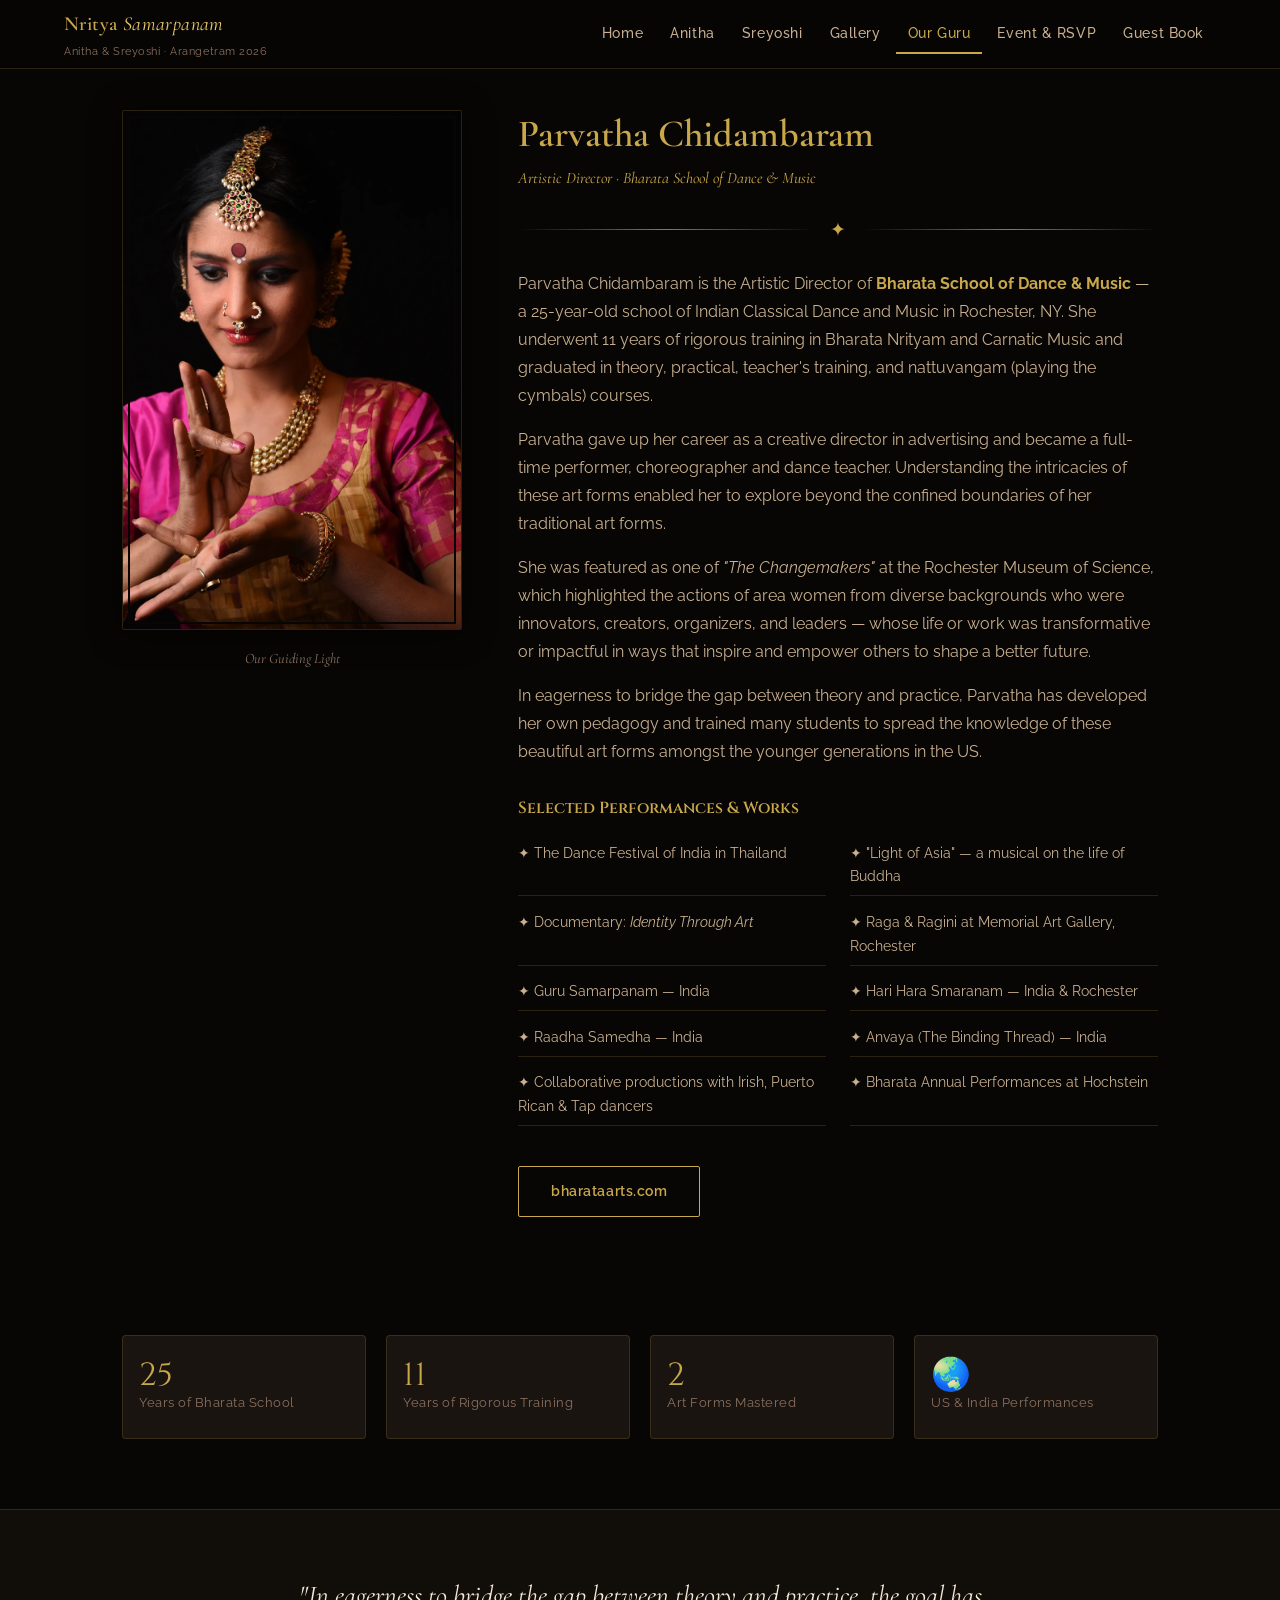
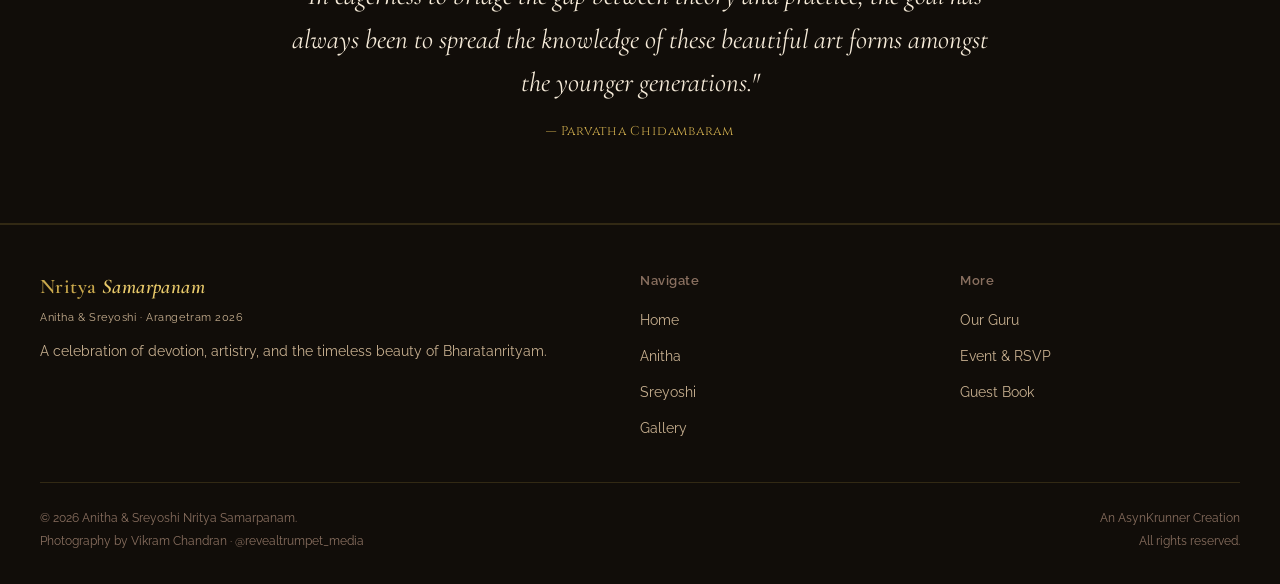
<file: teacher.html>
<!DOCTYPE html>
<html lang="en">
<head>
  <meta charset="UTF-8" />
  <!-- Google tag (gtag.js) -->
  <script async src="https://www.googletagmanager.com/gtag/js?id=G-FJ2J5PQE3Z"></script>
  <script>
    window.dataLayer = window.dataLayer || [];
    function gtag(){dataLayer.push(arguments);}
    gtag('js', new Date());
    gtag('config', 'G-FJ2J5PQE3Z');
  </script>
  <meta name="viewport" content="width=device-width, initial-scale=1.0" />
  <title>Our Guru — Nritya Samarpanam 2026</title>
  <meta name="description" content="The teacher and guru behind Nritya Samarpanam 2026 — Anitha and Sreyoshi's Bharatanrityam Arangetram." />
  <link rel="preconnect" href="https://fonts.googleapis.com" crossorigin />
  <link rel="preconnect" href="https://fonts.gstatic.com" crossorigin />
  <link rel="stylesheet" href="https://fonts.googleapis.com/css2?family=Cinzel:wght@400;600;700&family=Cormorant+Garamond:ital,wght@0,300;0,400;0,600;1,400&family=Raleway:wght@300;400;500;600&display=swap" crossorigin />
  <link rel="stylesheet" href="css/style.css" />
  <link rel="stylesheet" href="https://unpkg.com/aos@2.3.4/dist/aos.css" integrity="sha384-/rJKQnzOkEo+daG0jMjU1IwwY9unxt1NBw3Ef2fmOJ3PW/TfAg2KXVoWwMZQZtw9" crossorigin="anonymous" />
  <meta name="robots" content="noindex, nofollow" />
</head>
<body>

<!-- ── Navbar ────────────────────────────────────────────────── -->
<nav class="navbar">
  <div class="navbar-inner">
    <a href="index.html" class="navbar-brand">
      Nritya <em>Samarpanam</em>
      <span>Anitha &amp; Sreyoshi · Arangetram 2026</span>
    </a>
    <ul class="navbar-links" id="navLinks">
      <li><a href="index.html">Home</a></li>
      <li><a href="anitha.html">Anitha</a></li>
      <li><a href="sreyoshi.html">Sreyoshi</a></li>
      <li><a href="gallery.html">Gallery</a></li>
      <li><a href="teacher.html">Our Guru</a></li>
      <li><a href="venue.html">Event &amp; RSVP</a></li>
      <li><a href="wishes.html">Guest Book</a></li>
    </ul>
    <button class="hamburger" id="hamburger" aria-label="Toggle menu">
      <span></span><span></span><span></span>
    </button>
  </div>
</nav>


<!-- ── Teacher Profile ───────────────────────────────────────── -->
<div class="profile-section" style="padding-top: 110px;">

  <!-- Portrait -->
  <div class="profile-portrait" data-aos="fade-right">
    <img class="teacher-portrait" src="assets/guru/guru.webp" alt="Parvatha Chidambaram" loading="lazy" />
    <p class="portrait-caption">Our Guiding Light</p>
  </div>

  <!-- Bio -->
  <div class="profile-bio" data-aos="fade-left">
    <h2 style="font-family:'Cormorant Garamond',serif;">Parvatha Chidambaram</h2>
    <p class="bio-title" style="font-size:1rem;">Artistic Director · Bharata School of Dance &amp; Music</p>

    <div class="divider"><span class="divider-icon">✦</span></div>

    <p>
      Parvatha Chidambaram is the Artistic Director of <strong style="color:var(--gold)">Bharata School of Dance &amp; Music</strong> — a 25-year-old school of Indian Classical Dance and Music in Rochester, NY. She underwent 11 years of rigorous training in Bharata Nrityam and Carnatic Music and graduated in theory, practical, teacher's training, and nattuvangam (playing the cymbals) courses.
    </p>
    <p>
      Parvatha gave up her career as a creative director in advertising and became a full-time performer, choreographer and dance teacher. Understanding the intricacies of these art forms enabled her to explore beyond the confined boundaries of her traditional art forms.
    </p>
    <p>
      She was featured as one of <em>"The Changemakers"</em> at the Rochester Museum of Science, which highlighted the actions of area women from diverse backgrounds who were innovators, creators, organizers, and leaders — whose life or work was transformative or impactful in ways that inspire and empower others to shape a better future.
    </p>
    <p>
      In eagerness to bridge the gap between theory and practice, Parvatha has developed her own pedagogy and trained many students to spread the knowledge of these beautiful art forms amongst the younger generations in the US.
    </p>

    <h3 style="margin-top:2rem; margin-bottom:1rem; font-size:1rem;">Selected Performances &amp; Works</h3>
    <ul style="list-style:none; padding:0; display:grid; grid-template-columns: repeat(auto-fit, minmax(240px, 1fr)); gap:0.5rem 1.5rem;">
      <li style="color:var(--text-secondary); font-size:0.85rem; padding:0.4rem 0; border-bottom:1px solid var(--border);">✦ The Dance Festival of India in Thailand</li>
      <li style="color:var(--text-secondary); font-size:0.85rem; padding:0.4rem 0; border-bottom:1px solid var(--border);">✦ "Light of Asia" — a musical on the life of Buddha</li>
      <li style="color:var(--text-secondary); font-size:0.85rem; padding:0.4rem 0; border-bottom:1px solid var(--border);">✦ Documentary: <em>Identity Through Art</em></li>
      <li style="color:var(--text-secondary); font-size:0.85rem; padding:0.4rem 0; border-bottom:1px solid var(--border);">✦ Raga &amp; Ragini at Memorial Art Gallery, Rochester</li>
      <li style="color:var(--text-secondary); font-size:0.85rem; padding:0.4rem 0; border-bottom:1px solid var(--border);">✦ Guru Samarpanam — India</li>
      <li style="color:var(--text-secondary); font-size:0.85rem; padding:0.4rem 0; border-bottom:1px solid var(--border);">✦ Hari Hara Smaranam — India &amp; Rochester</li>
      <li style="color:var(--text-secondary); font-size:0.85rem; padding:0.4rem 0; border-bottom:1px solid var(--border);">✦ Raadha Samedha — India</li>
      <li style="color:var(--text-secondary); font-size:0.85rem; padding:0.4rem 0; border-bottom:1px solid var(--border);">✦ Anvaya (The Binding Thread) — India</li>
      <li style="color:var(--text-secondary); font-size:0.85rem; padding:0.4rem 0; border-bottom:1px solid var(--border);">✦ Collaborative productions with Irish, Puerto Rican &amp; Tap dancers</li>
      <li style="color:var(--text-secondary); font-size:0.85rem; padding:0.4rem 0; border-bottom:1px solid var(--border);">✦ Bharata Annual Performances at Hochstein</li>
    </ul>

    <div style="margin-top:2.5rem; display:flex; gap:1rem; flex-wrap:wrap;">
<a href="https://www.bharataarts.com" target="_blank" rel="noopener noreferrer" class="btn btn-outline">bharataarts.com</a>
    </div>
  </div>
</div>

<!-- Stats -->
<div style="max-width:1100px; margin:0 auto; padding:0 2rem 70px;">
  <div class="lineage-cards" data-aos="fade-up">
    <div class="lineage-card">
      <div class="lc-number">25</div>
      <div class="lc-label">Years of Bharata School</div>
    </div>
    <div class="lineage-card">
      <div class="lc-number">11</div>
      <div class="lc-label">Years of Rigorous Training</div>
    </div>
    <div class="lineage-card">
      <div class="lc-number">2</div>
      <div class="lc-label">Art Forms Mastered</div>
    </div>
    <div class="lineage-card">
      <div class="lc-number">🌏</div>
      <div class="lc-label">US &amp; India Performances</div>
    </div>
  </div>
</div>

<!-- ── Quote ──────────────────────────────────────────────────── -->
<div style="background: var(--bg-secondary); border-top:1px solid var(--border); border-bottom:1px solid var(--border); padding:4rem 2rem; text-align:center;" data-aos="fade-up">
  <div style="max-width:700px; margin:0 auto;">
    <p style="font-family:'Cormorant Garamond',serif; font-style:italic; font-size:clamp(1.2rem,3vw,1.7rem); color:var(--text-primary); line-height:1.6; margin-bottom:1rem;">
      "In eagerness to bridge the gap between theory and practice, the goal has always been to spread the knowledge of these beautiful art forms amongst the younger generations."
    </p>
    <p style="font-family:'Cinzel',serif; font-size:0.8rem; letter-spacing:0.06em; color:var(--gold);">— Parvatha Chidambaram</p>
  </div>
</div>

<!-- ── Footer ────────────────────────────────────────────────── -->
<footer>
  <div class="footer-inner">
    <div class="footer-brand">
      <h3>Nritya <em>Samarpanam</em></h3>
      <p class="subtitle" style="margin-bottom:0.75rem">Anitha &amp; Sreyoshi · Arangetram 2026</p>
      <p>A celebration of devotion, artistry, and the timeless beauty of Bharatanrityam.</p>
    </div>
    <div class="footer-links">
      <h4>Navigate</h4>
      <ul>
        <li><a href="index.html">Home</a></li>
        <li><a href="anitha.html">Anitha</a></li>
        <li><a href="sreyoshi.html">Sreyoshi</a></li>
        <li><a href="gallery.html">Gallery</a></li>
      </ul>
    </div>
    <div class="footer-links">
      <h4>More</h4>
      <ul>
        <li><a href="teacher.html">Our Guru</a></li>
        <li><a href="venue.html">Event &amp; RSVP</a></li>
        <li><a href="wishes.html">Guest Book</a></li>
      </ul>
    </div>
  </div>
  <div class="footer-bottom">
    <span>© 2026 Anitha &amp; Sreyoshi Nritya Samarpanam.</span>
    <span>An <a href="https://asynkrunner.com/" target="_blank" rel="noopener noreferrer" style="color:var(--text-muted); text-decoration:none;">AsynKrunner</a> Creation</span>
        <span>Photography by <a href="https://www.instagram.com/revealtrumpet_media" target="_blank" rel="noopener noreferrer" style="color:var(--text-muted); text-decoration:none;">Vikram Chandran · @revealtrumpet_media</a></span>
    <span>All rights reserved.</span>

  </div>
</footer>

<script src="https://unpkg.com/aos@2.3.4/dist/aos.js" integrity="sha384-n1AULnKdMJlK1oQCLNDL9qZsDgXtH6jRYFCpBtWFc+a9Yve0KSoMn575rk755NJZ" crossorigin="anonymous"></script>
<script src="js/main.js"></script>

</body>
</html>
</file>
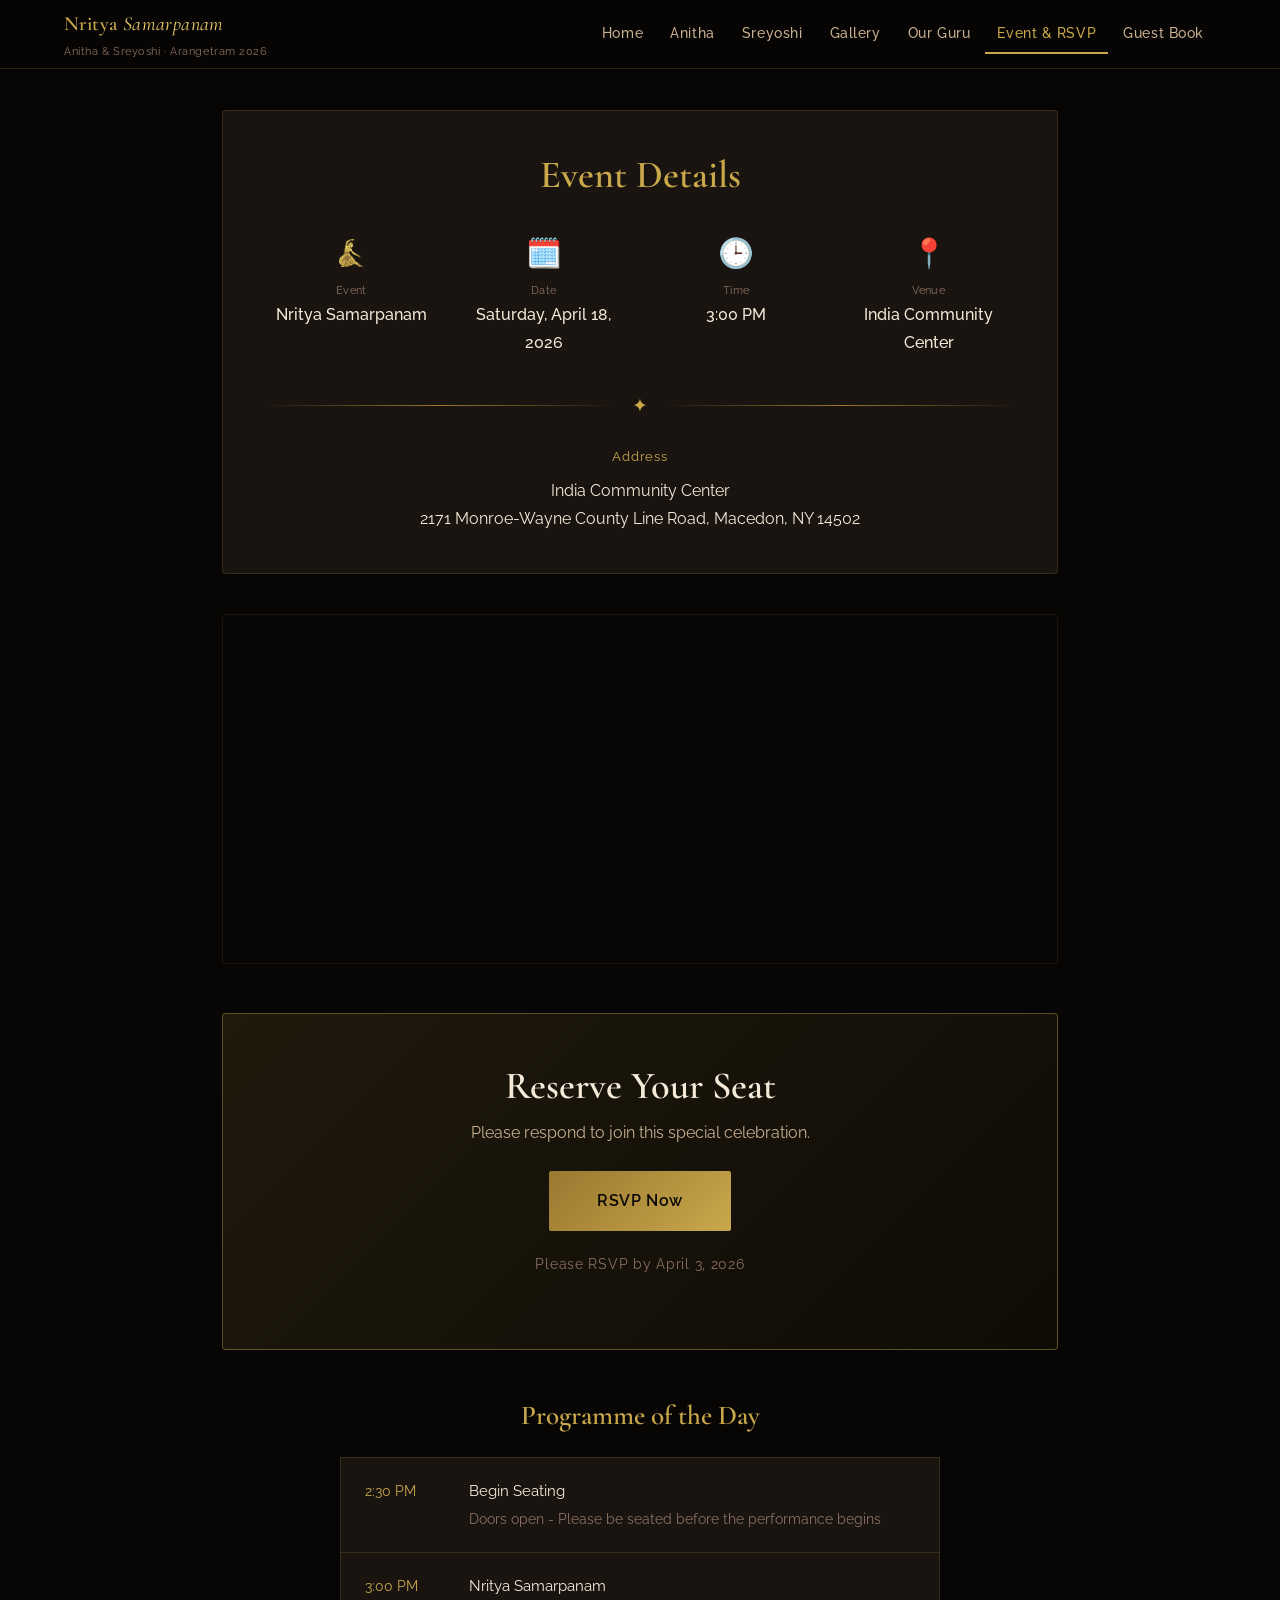
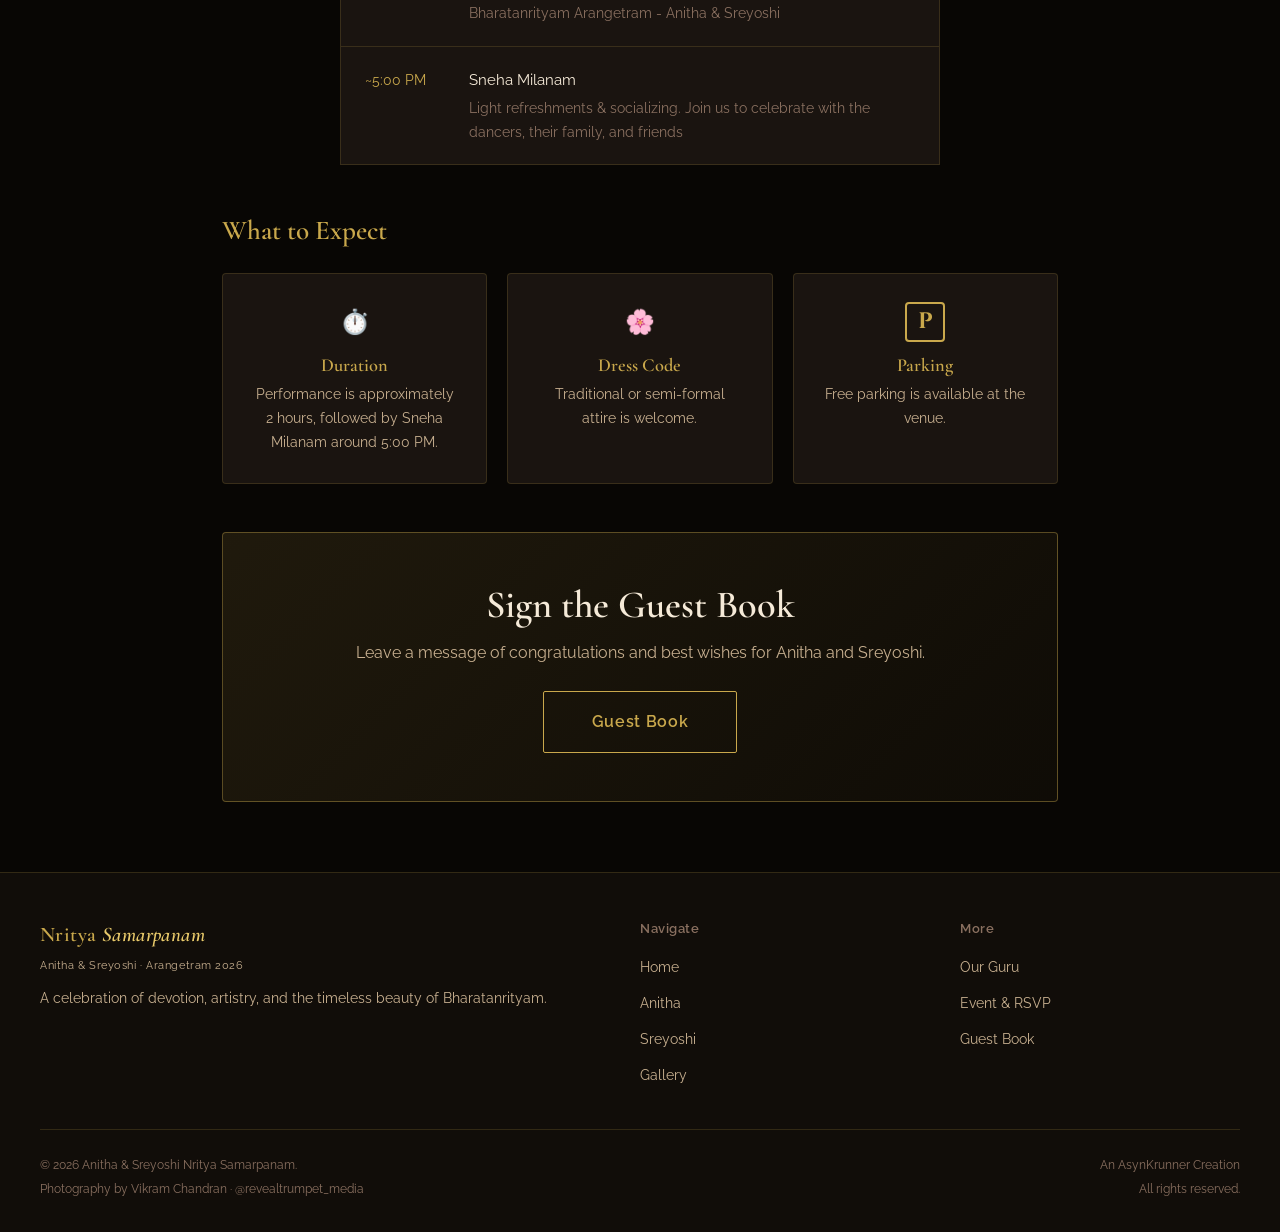
<file: venue.html>
<!DOCTYPE html>
<html lang="en">
<head>
  <meta charset="UTF-8" />
  <!-- Google tag (gtag.js) -->
  <script async src="https://www.googletagmanager.com/gtag/js?id=G-FJ2J5PQE3Z"></script>
  <script>
    window.dataLayer = window.dataLayer || [];
    function gtag(){dataLayer.push(arguments);}
    gtag('js', new Date());
    gtag('config', 'G-FJ2J5PQE3Z');
  </script>
  <meta name="viewport" content="width=device-width, initial-scale=1.0" />
  <title>Event &amp; RSVP — Nritya Samarpanam 2026</title>
  <meta name="description" content="Venue details and RSVP for Nritya Samarpanam 2026 — Anitha and Sreyoshi's Bharatanrityam Arangetram on April 18, 2026." />
  <link rel="preconnect" href="https://fonts.googleapis.com" crossorigin />
  <link rel="preconnect" href="https://fonts.gstatic.com" crossorigin />
  <link rel="stylesheet" href="https://fonts.googleapis.com/css2?family=Cinzel:wght@400;600;700&family=Cormorant+Garamond:ital,wght@0,300;0,400;0,600;1,400&family=Raleway:wght@300;400;500;600&display=swap" crossorigin />
  <link rel="stylesheet" href="css/style.css" />
  <link rel="stylesheet" href="https://unpkg.com/aos@2.3.4/dist/aos.css" integrity="sha384-/rJKQnzOkEo+daG0jMjU1IwwY9unxt1NBw3Ef2fmOJ3PW/TfAg2KXVoWwMZQZtw9" crossorigin="anonymous" />
  <meta name="robots" content="noindex, nofollow" />
</head>
<body>

<!-- ── Navbar ────────────────────────────────────────────────── -->
<nav class="navbar">
  <div class="navbar-inner">
    <a href="index.html" class="navbar-brand">
      Nritya <em>Samarpanam</em>
      <span>Anitha &amp; Sreyoshi · Arangetram 2026</span>
    </a>
    <ul class="navbar-links" id="navLinks">
      <li><a href="index.html">Home</a></li>
      <li><a href="anitha.html">Anitha</a></li>
      <li><a href="sreyoshi.html">Sreyoshi</a></li>
      <li><a href="gallery.html">Gallery</a></li>
      <li><a href="teacher.html">Our Guru</a></li>
      <li><a href="venue.html">Event &amp; RSVP</a></li>
      <li><a href="wishes.html">Guest Book</a></li>
    </ul>
    <button class="hamburger" id="hamburger" aria-label="Toggle menu">
      <span></span><span></span><span></span>
    </button>
  </div>
</nav>

<!-- ── Venue Section ─────────────────────────────────────────── -->
<section class="venue-section" style="padding-top:110px;">

  <!-- Event Details Card -->
  <div class="event-details-card" data-aos="fade-up">
    <h2 style="text-align:center; margin-bottom:2rem">Event Details</h2>
    <div class="event-details-grid">
      <div class="event-detail">
        <div class="ed-icon">
          <img src="assets/bharatanatyam-dancer.jpg" alt="Bharatanatyam Dancer"
               style="width:1.8rem;height:1.8rem;object-fit:contain;
                      filter:invert(1) sepia(1) saturate(2.5) hue-rotate(5deg) brightness(0.82);
                      mix-blend-mode:screen;" />
        </div>
        <span class="ed-label">Event</span>
        <span class="ed-value">Nritya Samarpanam</span>
      </div>
      <div class="event-detail">
        <div class="ed-icon">🗓️</div>
        <span class="ed-label">Date</span>
        <span class="ed-value">Saturday, April 18, 2026</span>
      </div>
      <div class="event-detail">
        <div class="ed-icon">🕒</div>
        <span class="ed-label">Time</span>
        <span class="ed-value">3:00 PM</span>
      </div>
      <div class="event-detail">
        <div class="ed-icon">📍</div>
        <span class="ed-label">Venue</span>
        <span class="ed-value">India Community Center</span>
      </div>
    </div>

    <div class="divider"><span class="divider-icon">✦</span></div>

    <!-- REPLACE: full venue address -->
    <div style="text-align:center; margin-top:1.5rem">
      <p style="font-family:'Raleway',sans-serif; font-size:0.8rem; letter-spacing:0.06em; color:var(--gold); margin-bottom:0.5rem;">Address</p>
      <p style="font-size:1rem; color:var(--text-primary); margin:0;">
        India Community Center<br />
        <!-- REPLACE: actual street address -->
        2171 Monroe-Wayne County Line Road, Macedon, NY 14502
      </p>
    </div>
  </div>

  <!-- Map -->
  <!-- REPLACE: update the Google Maps embed src with the correct venue address -->
  <div data-aos="fade-up">
    <iframe
      class="map-embed"
      src="https://maps.google.com/maps?q=Indian+Community+Center+Macedon+NY+14502&output=embed"
      allowfullscreen
      loading="lazy"
      referrerpolicy="no-referrer"
      title="Venue map"
    ></iframe>
  </div>

  <!-- RSVP Banner -->
  <div class="rsvp-banner" data-aos="fade-up">
    <h2>Reserve Your Seat</h2>
    <p>Please respond to join this special celebration.</p>
    <!-- REPLACE: href with your actual RSVP link -->
    <a href="https://partiful.com/e/v5MuLLP4fXCQ6Bn6yt3y" target="_blank" rel="noopener noreferrer" class="btn btn-primary" style="font-size:1rem; padding:1rem 3rem;" onclick="gtag('event', 'rsvp_click', { event_category: 'engagement', event_label: 'partiful_rsvp' });">
      RSVP Now
    </a>
    <p style="margin-top:1.25rem; font-size:0.9rem; color:var(--text-muted); font-family:'Raleway',sans-serif; letter-spacing:0.05em;">Please RSVP by April 3, 2026</p>
  </div>

  <!-- Event Schedule -->
  <div style="margin-top:3rem" data-aos="fade-up">
    <h3 style="margin-bottom:1.5rem; text-align:center;">Programme of the Day</h3>
    <div style="max-width:600px; margin:0 auto;">
      <div style="display:flex; flex-direction:column; gap:0;">

        <div style="display:flex; gap:1.5rem; align-items:flex-start; padding:1.25rem 1.5rem; background:var(--bg-card); border:1px solid var(--border); border-bottom:none;">
          <div style="min-width:80px; font-family:'Raleway',sans-serif; font-size:0.85rem; color:var(--gold); padding-top:2px;">2:30 PM</div>
          <div>
            <div style="font-family:'Raleway',sans-serif; font-size:0.95rem; color:var(--text-primary); margin-bottom:0.2rem;">Begin Seating</div>
            <div style="font-size:0.85rem; color:var(--text-muted);">Doors open - Please be seated before the performance begins</div>
          </div>
        </div>

        <div style="display:flex; gap:1.5rem; align-items:flex-start; padding:1.25rem 1.5rem; background:var(--bg-card); border:1px solid var(--border); border-bottom:none;">
          <div style="min-width:80px; font-family:'Raleway',sans-serif; font-size:0.85rem; color:var(--gold); padding-top:2px;">3:00 PM</div>
          <div>
            <div style="font-family:'Raleway',sans-serif; font-size:0.95rem; color:var(--text-primary); margin-bottom:0.2rem;">Nritya Samarpanam</div>
            <div style="font-size:0.85rem; color:var(--text-muted);">Bharatanrityam Arangetram - Anitha &amp; Sreyoshi</div>
          </div>
        </div>

        <div style="display:flex; gap:1.5rem; align-items:flex-start; padding:1.25rem 1.5rem; background:var(--bg-card); border:1px solid var(--border);">
          <div style="min-width:80px; font-family:'Raleway',sans-serif; font-size:0.85rem; color:var(--gold); padding-top:2px;">~5:00 PM</div>
          <div>
            <div style="font-family:'Raleway',sans-serif; font-size:0.95rem; color:var(--text-primary); margin-bottom:0.2rem;">Sneha Milanam</div>
            <div style="font-size:0.85rem; color:var(--text-muted);">Light refreshments &amp; socializing. Join us to celebrate with the dancers, their family, and friends</div>
          </div>
        </div>


      </div>
    </div>
  </div>

  <!-- Additional Info -->
  <div style="margin-top:3rem" data-aos="fade-up">
    <h3 style="margin-bottom:1.5rem">What to Expect</h3>
    <div class="info-cards">
      <div class="info-card">
        <div class="ic-icon">⏱️</div>
        <h4>Duration</h4>
        <p>Performance is approximately 2 hours, followed by Sneha Milanam around 5:00 PM.</p>
      </div>
      <div class="info-card">
        <div class="ic-icon">🌸</div>
        <h4>Dress Code</h4>
        <p>Traditional or semi-formal attire is welcome.</p>
      </div>
      <div class="info-card">
        <div class="ic-icon" style="font-family:'Cinzel',serif; font-size:1.4rem; font-weight:700; border:2px solid var(--gold); border-radius:4px;">P</div>
        <h4>Parking</h4>
        <p>Free parking is available at the venue.</p>
      </div>
    </div>
  </div>

  <!-- Guest Book Banner -->
  <div class="rsvp-banner" data-aos="fade-up" style="margin-top:3rem;">
    <h2>Sign the Guest Book</h2>
    <p>Leave a message of congratulations and best wishes for Anitha and Sreyoshi.</p>
    <a href="wishes.html" class="btn btn-outline" style="font-size:1rem; padding:1rem 3rem;">Guest Book</a>
  </div>

</section>

<!-- ── Footer ────────────────────────────────────────────────── -->
<footer>
  <div class="footer-inner">
    <div class="footer-brand">
      <h3>Nritya <em>Samarpanam</em></h3>
      <p class="subtitle" style="margin-bottom:0.75rem">Anitha &amp; Sreyoshi · Arangetram 2026</p>
      <p>A celebration of devotion, artistry, and the timeless beauty of Bharatanrityam.</p>
    </div>
    <div class="footer-links">
      <h4>Navigate</h4>
      <ul>
        <li><a href="index.html">Home</a></li>
        <li><a href="anitha.html">Anitha</a></li>
        <li><a href="sreyoshi.html">Sreyoshi</a></li>
        <li><a href="gallery.html">Gallery</a></li>
      </ul>
    </div>
    <div class="footer-links">
      <h4>More</h4>
      <ul>
        <li><a href="teacher.html">Our Guru</a></li>
        <li><a href="venue.html">Event &amp; RSVP</a></li>
        <li><a href="wishes.html">Guest Book</a></li>
      </ul>
    </div>
  </div>
  <div class="footer-bottom">
    <span>© 2026 Anitha &amp; Sreyoshi Nritya Samarpanam.</span>
    <span>An <a href="https://asynkrunner.com/" target="_blank" rel="noopener noreferrer" style="color:var(--text-muted); text-decoration:none;">AsynKrunner</a> Creation</span>
        <span>Photography by <a href="https://www.instagram.com/revealtrumpet_media" target="_blank" rel="noopener noreferrer" style="color:var(--text-muted); text-decoration:none;">Vikram Chandran · @revealtrumpet_media</a></span>
    <span>All rights reserved.</span>

  </div>
</footer>

<script src="https://unpkg.com/aos@2.3.4/dist/aos.js" integrity="sha384-n1AULnKdMJlK1oQCLNDL9qZsDgXtH6jRYFCpBtWFc+a9Yve0KSoMn575rk755NJZ" crossorigin="anonymous"></script>
<script src="js/main.js"></script>

</body>
</html>
</file>
<file: css/style.css>
/* ============================================================
   Nritya Samarpanam — Main Stylesheet
   ============================================================ */


/* ── Variables ─────────────────────────────────────────────── */
:root {
  --bg-primary:   #080604;
  --bg-secondary: #110d09;
  --bg-card:      #1a1410;
  --bg-card-hover:#221c14;
  --gold:         #c9a84c;
  --gold-light:   #e8c96a;
  --gold-dark:    #9a7830;
  --crimson:      #7a1515;
  --crimson-light:#a82020;
  --text-primary: #f5ead8;
  --text-secondary:#c8b090;
  --text-muted:   #8a7060;
  --border:       rgba(201,168,76,0.18);
  --border-strong:rgba(201,168,76,0.4);
  --shadow:       0 4px 30px rgba(0,0,0,0.6);
  --transition:   0.35s ease;
}

/* ── Reset & Base ───────────────────────────────────────────── */
*, *::before, *::after { box-sizing: border-box; margin: 0; padding: 0; }
html { scroll-behavior: smooth; }
body {
  background: var(--bg-primary);
  color: var(--text-primary);
  font-family: 'Raleway', sans-serif;
  font-weight: 400;
  line-height: 1.75;
  overflow-x: hidden;
}
img { display: block; max-width: 100%; }
a  { color: var(--gold); text-decoration: none; transition: color var(--transition); }
a:hover { color: var(--gold-light); }

/* ── Typography ─────────────────────────────────────────────── */
h1, h2, h3, h4 {
  font-family: 'Cinzel', serif;
  color: var(--gold);
  line-height: 1.3;
}
h1 { font-size: clamp(2rem, 5vw, 3.8rem); font-weight: 700; }
h2 { font-size: clamp(1.5rem, 3vw, 2.4rem); font-weight: 600; }
h3 { font-size: clamp(1.2rem, 2.5vw, 1.7rem); font-weight: 600; }
h4 { font-size: 1.1rem; font-weight: 600; }
p  { color: var(--text-secondary); margin-bottom: 1rem; }

.subtitle {
  font-family: 'Cormorant Garamond', serif;
  font-style: italic;
  font-size: clamp(1rem, 2.2vw, 1.4rem);
  color: var(--text-secondary);
}

/* ── Decorative Divider ─────────────────────────────────────── */
.divider {
  display: flex;
  align-items: center;
  gap: 1rem;
  margin: 1.5rem 0;
}
.divider::before,
.divider::after {
  content: '';
  flex: 1;
  height: 1px;
  background: linear-gradient(to right, transparent, var(--gold-dark), transparent);
}
.divider-icon { color: var(--gold); font-size: 1.2rem; }

.section-divider {
  width: 100px;
  height: 2px;
  background: linear-gradient(to right, transparent, var(--gold), transparent);
  margin: 1rem auto 2.5rem;
}

/* ── Buttons ────────────────────────────────────────────────── */
.btn {
  display: inline-block;
  padding: 0.75rem 2rem;
  border-radius: 2px;
  font-family: 'Raleway', sans-serif;
  font-size: 0.88rem;
  font-weight: 600;
  letter-spacing: 0.04em;
  cursor: pointer;
  transition: all var(--transition);
  border: none;
}
.btn-primary {
  background: linear-gradient(135deg, var(--gold-dark), var(--gold));
  color: #0a0806;
}
.btn-primary:hover {
  background: linear-gradient(135deg, var(--gold), var(--gold-light));
  color: #0a0806;
  box-shadow: 0 0 20px rgba(201,168,76,0.4);
  transform: translateY(-2px);
}
.btn-outline {
  background: transparent;
  color: var(--gold);
  border: 1px solid var(--gold);
}
.btn-outline:hover {
  background: var(--gold);
  color: #0a0806;
  box-shadow: 0 0 20px rgba(201,168,76,0.3);
  transform: translateY(-2px);
}

/* ── Navbar ─────────────────────────────────────────────────── */
.navbar {
  position: fixed;
  top: 0; left: 0; right: 0;
  z-index: 1000;
  background: rgba(8,6,4,0.92);
  backdrop-filter: blur(12px);
  border-bottom: 1px solid var(--border);
  transition: all var(--transition);
}
.navbar-inner {
  max-width: 1200px;
  margin: 0 auto;
  padding: 0 1.5rem;
  display: flex;
  align-items: center;
  justify-content: space-between;
  height: 68px;
}
.navbar-brand {
  font-family: 'Cormorant Garamond', serif;
  font-size: 1.25rem;
  font-weight: 600;
  color: var(--gold);
  letter-spacing: 0.02em;
  white-space: nowrap;
}
.navbar-brand em {
  font-style: italic;
  font-family: 'Cormorant Garamond', serif;
  color: var(--gold-light);
  font-weight: 400;
}
.navbar-brand span {
  display: block;
  font-size: 0.7rem;
  font-weight: 400;
  font-style: normal;
  color: var(--text-muted);
  letter-spacing: 0.05em;
  font-family: 'Raleway', sans-serif;
}
.navbar-links {
  display: flex;
  list-style: none;
  gap: 0.2rem;
}
.navbar-links a {
  display: block;
  padding: 0.4rem 0.75rem;
  font-family: 'Raleway', sans-serif;
  font-size: 0.88rem;
  font-weight: 500;
  letter-spacing: 0.04em;
  color: var(--text-secondary);
  border-bottom: 2px solid transparent;
  transition: all var(--transition);
}
.navbar-links a:hover,
.navbar-links a.active {
  color: var(--gold);
  border-bottom-color: var(--gold);
}
.hamburger {
  display: none;
  flex-direction: column;
  gap: 5px;
  cursor: pointer;
  padding: 4px;
  background: none;
  border: none;
}
.hamburger span {
  width: 26px;
  height: 2px;
  background: var(--gold);
  border-radius: 2px;
  transition: all 0.3s;
}
.hamburger.open span:nth-child(1) { transform: rotate(45deg) translate(5px, 5px); }
.hamburger.open span:nth-child(2) { opacity: 0; }
.hamburger.open span:nth-child(3) { transform: rotate(-45deg) translate(5px, -5px); }

/* ── Hero Section (Landing) ─────────────────────────────────── */
.hero {
  position: relative;
  height: 100vh;
  min-height: 600px;
  overflow: hidden;
  display: flex;
  align-items: center;
  justify-content: center;
}
.hero-slide {
  position: absolute;
  inset: 0;
  background-size: cover;
  background-position: center top;
  opacity: 0;
  animation: heroSlideDesktop 16s linear infinite;
  transform: scale(1.05);
  transform-origin: center bottom;
}
/* Desktop: children 1–3; mobile: children 4–7 (hidden on desktop) */
.hero-slide:nth-child(1) { animation-delay: 0s;     }
.hero-slide:nth-child(2) { animation-delay: 5.33s;  }
.hero-slide:nth-child(3) { animation-delay: 10.67s; }
.hero-slide:nth-child(4) { animation-delay: 0s;  display: none; }
.hero-slide:nth-child(5) { animation-delay: 0s;  display: none; }
.hero-slide:nth-child(6) { animation-delay: 0s;  display: none; }
.hero-slide:nth-child(7) { animation-delay: 0s;  display: none; }
@media (max-width: 768px) {
  /* Mobile: children 4–7; desktop children 1–3 (hidden) */
  .hero-slide { animation: heroSlideMobile 21.33s linear infinite; }
  .hero-slide:nth-child(1) { display: none; }
  .hero-slide:nth-child(2) { display: none; }
  .hero-slide:nth-child(3) { display: none; }
  .hero-slide:nth-child(4) { display: block; animation-delay: 0s;     }
  .hero-slide:nth-child(5) { display: block; animation-delay: 5.33s;  }
  .hero-slide:nth-child(6) { display: block; animation-delay: 10.67s; }
  .hero-slide:nth-child(7) { display: block; animation-delay: 16s;    }
}

/* Mobile: 4 slides × 5.33s = 21.33s. Each slot = 25% */
@keyframes heroSlideMobile {
  0%    { opacity: 0;   transform: scale(1); }
  6%    { opacity: 1;   transform: scale(1.01); }
  22%   { opacity: 1;   transform: scale(1.05); }
  28%   { opacity: 0;   transform: scale(1.06); }
  100%  { opacity: 0;   transform: scale(1); }
}
/* Desktop: 3 slides × 5.33s = 16s. Each slot = 33.3% */
@keyframes heroSlideDesktop {
  0%    { opacity: 0;   transform: scale(1); }
  8%    { opacity: 1;   transform: scale(1.01); }
  25%   { opacity: 1;   transform: scale(1.05); }
  37%   { opacity: 0;   transform: scale(1.06); }
  100%  { opacity: 0;   transform: scale(1); }
}

.hero-overlay {
  position: absolute;
  inset: 0;
  background: linear-gradient(
    to bottom,
    rgba(8,6,4,0.3) 0%,
    rgba(8,6,4,0.5) 50%,
    rgba(8,6,4,0.85) 100%
  );
}
.hero-content {
  position: relative;
  z-index: 2;
  text-align: center;
  padding: 2rem;
  max-width: 800px;
}
.hero-eyebrow {
  font-family: 'Cormorant Garamond', serif;
  font-style: italic;
  font-size: clamp(1rem, 2vw, 1.4rem);
  color: var(--text-secondary);
  letter-spacing: 0.05em;
  text-transform: none;
  margin-bottom: 0.5rem;
  opacity: 0;
  animation: fadeUp 1s 0.5s forwards;
}
.hero-title {
  font-size: clamp(2.2rem, 6vw, 4.5rem);
  font-weight: 700;
  color: var(--text-primary);
  text-shadow: 0 2px 20px rgba(0,0,0,0.8);
  margin-bottom: 0.5rem;
  opacity: 0;
  animation: fadeUp 1s 0.8s forwards;
}
.hero-title-word {
  font-family: 'Cormorant Garamond', serif;
  font-style: normal;
  font-weight: 300;
  color: var(--text-primary);
}
.hero-title em {
  font-style: italic;
  font-family: 'Cormorant Garamond', serif;
  color: var(--gold-light);
}
.hero-subtitle {
  font-size: clamp(1rem, 2.5vw, 1.4rem);
  color: var(--text-secondary);
  margin-bottom: 0.5rem;
  opacity: 0;
  animation: fadeUp 1s 1.1s forwards;
}
.hero-names {
  font-family: 'Cormorant Garamond', serif;
  font-style: italic;
  font-size: clamp(2.2rem, 5.5vw, 4rem);
  color: var(--gold-light);
  line-height: 1.2;
  margin-bottom: 0.5rem;
  text-shadow: 0 2px 24px rgba(201,168,76,0.35);
  letter-spacing: 0.03em;
  opacity: 0;
  animation: fadeUp 1s 1.1s forwards;
}
.hero-meta {
  font-family: 'Raleway', sans-serif;
  font-size: clamp(0.85rem, 1.8vw, 1.05rem);
  color: var(--text-primary);
  letter-spacing: 0.1em;
  margin: 1.5rem 0;
  opacity: 0;
  animation: fadeUp 1s 1.4s forwards;
}
.hero-meta .sep { margin: 0 0.75rem; color: var(--gold-dark); }
@media (max-width: 480px) {
  .hero-meta { display: flex; flex-direction: column; align-items: center; gap: 0.25rem; }
  .hero-meta .sep { display: none; }
}
.hero-buttons {
  display: flex;
  gap: 1rem;
  justify-content: center;
  flex-wrap: wrap;
  opacity: 0;
  animation: fadeUp 1s 1.7s forwards;
}

/* ── Scroll Hint ────────────────────────────────────────────── */
.scroll-hint {
  position: absolute;
  bottom: 2rem;
  left: 50%;
  transform: translateX(-50%);
  color: var(--gold);
  font-family: 'Raleway', sans-serif;
  font-size: 0.75rem;
  font-weight: 500;
  letter-spacing: 0.15em;
  opacity: 0;
  transition: opacity 0.8s;
  z-index: 2;
  pointer-events: none;
  white-space: nowrap;
}
.scroll-hint { display: none; }
@keyframes scrollBounce {
  0%, 100% { transform: translateX(-50%) translateY(0); }
  50%       { transform: translateX(-50%) translateY(8px); }
}

/* ── Music Player ───────────────────────────────────────────── */
.music-player {
  position: fixed;
  bottom: 1.5rem;
  right: 1.5rem;
  z-index: 999;
}
.music-btn {
  width: 50px;
  height: 50px;
  border-radius: 50%;
  background: linear-gradient(135deg, var(--gold-dark), var(--gold));
  border: none;
  cursor: pointer;
  display: flex;
  align-items: center;
  justify-content: center;
  font-size: 1.2rem;
  box-shadow: 0 0 20px rgba(201,168,76,0.4);
  transition: all var(--transition);
}
.music-btn:hover { transform: scale(1.1); box-shadow: 0 0 30px rgba(201,168,76,0.6); }
.music-prompt {
  position: absolute;
  bottom: 60px;
  right: 0;
  background: transparent;
  border: none;
  padding: 0.4rem 0;
  white-space: nowrap;
  font-family: 'Raleway', sans-serif;
  font-size: 0.72rem;
  font-weight: 700;
  color: var(--text-muted);
  animation: subtlePulse 3s ease-in-out infinite;
}
@keyframes subtlePulse {
  0%, 100% { opacity: 0.4; }
  50% { opacity: 0.8; }
}
.music-prompt::after { content: none; }
@keyframes pulse { 0%,100% { box-shadow: 0 0 8px rgba(201,168,76,0.3); } 50% { box-shadow: 0 0 18px rgba(201,168,76,0.7); } }

/* ── Page Header (inner pages) ──────────────────────────────── */
.page-header {
  padding: 140px 2rem 70px;
  text-align: center;
  background: linear-gradient(180deg, rgba(122,21,21,0.15) 0%, transparent 100%);
  border-bottom: 1px solid var(--border);
  position: relative;
  overflow: hidden;
}
.page-header::before {
  content: '';
  position: absolute;
  inset: 0;
  background: radial-gradient(ellipse at 50% 0%, rgba(201,168,76,0.08) 0%, transparent 70%);
}
.page-header h1 { position: relative; }
.page-header .subtitle { margin-top: 0.5rem; }

/* ── Sections ───────────────────────────────────────────────── */
.section {
  padding: 80px 2rem;
  max-width: 1200px;
  margin: 0 auto;
}
.section-title {
  text-align: center;
  margin-bottom: 0.5rem;
}
.section + .section { padding-top: 0; }

/* ── Dancer Profile Card (landing page) ─────────────────────── */
.dancers-grid {
  display: grid;
  grid-template-columns: repeat(auto-fit, minmax(300px, 1fr));
  gap: 2rem;
}
.dancer-card {
  background: var(--bg-card);
  border: 1px solid var(--border);
  border-radius: 4px;
  overflow: hidden;
  transition: all var(--transition);
  text-align: center;
}
.dancer-card:hover {
  border-color: var(--border-strong);
  box-shadow: 0 8px 40px rgba(201,168,76,0.15);
  transform: translateY(-4px);
}
.dancer-card-img {
  width: 100%;
  height: 380px;
  object-fit: cover;
  object-position: top;
  object-position: top;
  filter: grayscale(20%) brightness(0.9);
  transition: filter var(--transition);
}
.dancer-card:hover .dancer-card-img { filter: grayscale(0%) brightness(1); }
.dancer-card-body { padding: 1.75rem; }
.dancer-card-body h3 { margin-bottom: 0.25rem; font-family: 'Cormorant Garamond', serif; font-size: clamp(1.5rem, 2.5vw, 2rem); }
.dancer-card-body p { font-size: 0.9rem; margin-bottom: 1.25rem; }

/* ── Profile Layout (dancer pages) ─────────────────────────── */
.profile-section {
  display: grid;
  grid-template-columns: 340px 1fr;
  gap: 3.5rem;
  align-items: start;
  padding: 70px 2rem;
  max-width: 1100px;
  margin: 0 auto;
}
.profile-portrait {
  position: sticky;
  top: 90px;
}
.profile-portrait img {
  width: 100%;
  min-height: 520px;
  object-fit: cover;
  object-position: top center;
  border-radius: 2px;
  border: 1px solid var(--border);
  box-shadow: var(--shadow);
}
.profile-portrait .portrait-caption {
  text-align: center;
  margin-top: 1rem;
  font-family: 'Cormorant Garamond', serif;
  font-style: italic;
  color: var(--text-muted);
  font-size: 0.9rem;
}
.profile-bio h2 { margin-bottom: 0.5rem; }
.profile-bio .bio-title {
  font-family: 'Cormorant Garamond', serif;
  font-style: italic;
  font-size: clamp(1.6rem, 3vw, 2.4rem);
  color: var(--gold);
  margin-top: 0;
  margin-bottom: 1.5rem;
  line-height: 1.3;
}
.bio-detail {
  display: flex;
  gap: 0.75rem;
  margin-bottom: 0.75rem;
  font-size: 0.9rem;
}
.bio-detail-label {
  font-family: 'Raleway', sans-serif;
  font-size: 0.72rem;
  letter-spacing: 0.04em;

  color: var(--gold);
  min-width: 100px;
  padding-top: 3px;
}
.bio-detail-value { color: var(--text-secondary); }

/* ── GLightbox overrides ────────────────────────────────────── */
.gslide-description { display: none !important; }

/* ── Gallery Grid ───────────────────────────────────────────── */
.gallery-filters {
  display: flex;
  gap: 0.75rem;
  justify-content: center;
  flex-wrap: wrap;
  margin-bottom: 2.5rem;
}
.filter-btn {
  padding: 0.5rem 1.4rem;
  background: transparent;
  border: 1px solid var(--border);
  color: var(--text-secondary);
  font-family: 'Raleway', sans-serif;
  font-size: 0.85rem;
  font-weight: 500;
  letter-spacing: 0.04em;
  cursor: pointer;
  border-radius: 2px;
  transition: all var(--transition);
}
.filter-btn:hover,
.filter-btn.active {
  background: var(--gold);
  border-color: var(--gold);
  color: #0a0806;
}
.gallery-grid {
  columns: 3;
  column-gap: 1rem;
}
.gallery-item {
  break-inside: avoid;
  margin-bottom: 1rem;
  overflow: hidden;
  border-radius: 2px;
  border: 1px solid var(--border);
  cursor: pointer;
  transition: all var(--transition);
}
.gallery-item:hover { border-color: var(--border-strong); transform: scale(1.01); box-shadow: 0 4px 20px rgba(201,168,76,0.2); }
.gallery-item img { width: 100%; display: block; transition: transform 0.5s; }
.like-btn {
  position: absolute;
  bottom: 0.5rem;
  right: 0.5rem;
  background: rgba(13,10,7,0.6);
  border: none;
  border-radius: 50%;
  width: 1.4rem;
  height: 1.4rem;
  padding: 0;
  display: flex;
  align-items: center;
  justify-content: center;
  gap: 0.2rem;
  cursor: pointer;
  color: #fff;
  font-size: 0.55rem;
  line-height: 1;
  padding-top: 0;
  transition: transform 0.2s, background 0.2s, border-radius 0.2s, width 0.2s;
  z-index: 2;
}
.like-btn.has-count { border-radius: 0.7rem; width: auto; padding: 0 0.3rem; }
.like-btn:hover { transform: scale(1.15); background: rgba(13,10,7,0.85); }
.like-btn.liked { color: #e05; }
.like-btn .like-heart { display: flex; align-items: center; }
.like-count { font-family: 'Raleway', sans-serif; font-size: 0.6rem; }
.gallery-item:hover img { transform: scale(1.04); }

/* ── Teacher Card ───────────────────────────────────────────── */
.teacher-section {
  max-width: 900px;
  margin: 0 auto;
  padding: 70px 2rem;
  text-align: center;
}
.teacher-portrait {
  width: 100%;
  min-height: 520px;
  object-fit: cover;
  object-position: top center;
  border-radius: 2px;
  outline: 2px solid var(--bg-primary);
  outline-offset: -8px;
  border: 2px solid var(--gold);
  box-shadow: 0 0 0 10px var(--bg-primary), 0 0 0 12px var(--gold), 0 8px 40px rgba(0,0,0,0.6);
}
.teacher-name { margin-bottom: 0.25rem; }
.teacher-title {
  font-family: 'Cormorant Garamond', serif;
  font-style: italic;
  font-size: 1.1rem;
  color: var(--gold);
  margin-bottom: 2rem;
}
.lineage-cards {
  display: grid;
  grid-template-columns: repeat(auto-fit, minmax(200px, 1fr));
  gap: 1.25rem;
  margin-top: 3rem;
}
.lineage-card {
  background: var(--bg-card);
  border: 1px solid var(--border);
  border-radius: 4px;
  padding: 1.5rem 1rem;
}
.lineage-card .lc-number {
  font-family: 'Cinzel', serif;
  font-size: 2rem;
  color: var(--gold);
  line-height: 1;
}
.lineage-card .lc-label {
  font-size: 0.8rem;
  color: var(--text-muted);

  letter-spacing: 0.04em;
}

/* ── Venue ──────────────────────────────────────────────────── */
.venue-section {
  max-width: 900px;
  margin: 0 auto;
  padding: 70px 2rem;
}
.venue-section h2,
.venue-section h3,
.venue-section h4 { font-family: 'Cormorant Garamond', serif; }
.event-details-card {
  background: var(--bg-card);
  border: 1px solid var(--border);
  border-radius: 4px;
  padding: 2.5rem;
  margin-bottom: 2.5rem;
}
.event-details-grid {
  display: grid;
  grid-template-columns: repeat(4, 1fr);
  gap: 1rem;
  margin-bottom: 2rem;
}
.event-detail { text-align: center; }
.event-detail .ed-icon {
  font-size: 1.8rem;
  margin-bottom: 0.5rem;
  height: 2.5rem;
  display: flex;
  align-items: center;
  justify-content: center;
}
.event-detail .ed-label {
  font-family: 'Raleway', sans-serif;
  font-size: 0.7rem;
  letter-spacing: 0.04em;

  color: var(--text-muted);
  display: block;
}
.event-detail .ed-value {
  font-size: 1rem;
  color: var(--text-primary);
  font-weight: 500;
}
.map-embed {
  width: 100%;
  height: 350px;
  border: 1px solid var(--border);
  border-radius: 4px;
  filter: invert(90%) hue-rotate(180deg) saturate(0.7);
  margin-bottom: 2.5rem;
}
.rsvp-banner {
  text-align: center;
  background: linear-gradient(135deg, rgba(201,168,76,0.12) 0%, rgba(201,168,76,0.04) 100%);
  border: 1px solid var(--border-strong);
  border-radius: 4px;
  padding: 3rem 2rem;
}
.rsvp-banner h2 { color: var(--text-primary); margin-bottom: 0.5rem; }
.rsvp-banner p  { margin-bottom: 1.5rem; }

/* ── Contact ────────────────────────────────────────────────── */
.contact-section {
  max-width: 680px;
  margin: 0 auto;
  padding: 70px 2rem;
}
.form-group { margin-bottom: 1.5rem; }
.form-group label {
  display: block;
  font-family: 'Raleway', sans-serif;
  font-size: 0.72rem;
  letter-spacing: 0.04em;

  color: var(--gold);
  margin-bottom: 0.5rem;
}
.form-group input,
.form-group textarea,
.form-group select {
  width: 100%;
  background: var(--bg-card);
  border: 1px solid var(--border);
  border-radius: 2px;
  padding: 0.75rem 1rem;
  color: var(--text-primary);
  font-family: 'Raleway', sans-serif;
  font-size: 0.95rem;
  transition: border-color var(--transition);
  outline: none;
}
.form-group input:focus,
.form-group textarea:focus {
  border-color: var(--gold);
  box-shadow: 0 0 0 2px rgba(201,168,76,0.1);
}
.form-group textarea { min-height: 140px; resize: vertical; }
.form-success {
  display: none;
  background: rgba(201,168,76,0.1);
  border: 1px solid var(--gold);
  border-radius: 4px;
  padding: 1rem 1.5rem;
  color: var(--gold);
  font-family: 'Raleway', sans-serif;
  font-size: 0.85rem;
  text-align: center;
  margin-top: 1rem;
}

/* ── Info Cards ─────────────────────────────────────────────── */
.info-cards {
  display: grid;
  grid-template-columns: repeat(auto-fit, minmax(220px, 1fr));
  gap: 1.25rem;
  margin-bottom: 3rem;
}
.info-card {
  background: var(--bg-card);
  border: 1px solid var(--border);
  border-radius: 4px;
  padding: 1.75rem;
  text-align: center;
  display: flex;
  flex-direction: column;
  align-items: center;
}
.info-card .ic-icon { font-size: 1.5rem; margin: 0 auto 0.75rem; color: var(--gold); height: 2.5rem; width: 2.5rem; min-width: 2.5rem; max-width: 2.5rem; flex-shrink: 0; box-sizing: border-box; display: flex; align-items: center; justify-content: center; }
.info-card h4 { margin-bottom: 0.35rem; font-size: 1.15rem; }
.info-card p { font-size: 0.85rem; margin: 0; }

/* ── Countdown ──────────────────────────────────────────────── */
.countdown-section {
  text-align: center;
  padding: 60px 2rem;
  background: var(--bg-secondary);
  border-top: 1px solid var(--border);
  border-bottom: 1px solid var(--border);
}
.countdown-grid {
  display: flex;
  gap: 2rem;
  justify-content: center;
  margin-top: 2rem;
  flex-wrap: wrap;
}
.countdown-unit {
  text-align: center;
  min-width: 80px;
}
.countdown-number {
  display: block;
  font-family: 'Cinzel', serif;
  font-size: clamp(2rem, 5vw, 3.5rem);
  color: var(--gold);
  line-height: 1;
  margin-bottom: 0.35rem;
}
.countdown-label {
  font-size: 0.7rem;

  letter-spacing: 0.06em;
  color: var(--text-muted);
}

/* ── Wishes section ─────────────────────────────────────────── */
.wishes-form {
  max-width: 600px;
  margin: 0 auto 3rem;
}
.wishes-form input,
.wishes-form textarea {
  width: 100%;
  background: var(--bg-card);
  border: 1px solid var(--border);
  color: var(--text-primary);
  padding: 0.75rem 1rem;
  border-radius: 4px;
  font-family: 'Raleway', sans-serif;
  font-size: 0.95rem;
  margin-bottom: 1rem;
  box-sizing: border-box;
  transition: border-color 0.2s;
}
.wishes-form input::placeholder,
.wishes-form textarea::placeholder { color: var(--text-muted); }
.wishes-form input:focus,
.wishes-form textarea:focus { outline: none; border-color: var(--gold); }
.wishes-form textarea { resize: vertical; }
.wishes-form .btn { width: 100%; }
.wishes-list {
  display: grid;
  grid-template-columns: repeat(auto-fill, minmax(280px, 1fr));
  gap: 1.25rem;
  max-width: 900px;
  margin: 0 auto;
}
.wish-card {
  background: var(--bg-card);
  border: 1px solid var(--border);
  border-radius: 6px;
  padding: 1.25rem;
}
.wish-card-name {
  font-family: 'Cormorant Garamond', serif;
  font-size: 1.1rem;
  color: var(--gold);
  margin-bottom: 0.5rem;
}
.wish-card-message {
  font-size: 0.9rem;
  color: var(--text-secondary);
  line-height: 1.6;
}
.wish-card-time {
  font-size: 0.75rem;
  color: var(--text-muted);
  margin-top: 0.75rem;
  font-family: 'Raleway', sans-serif;
}
.wishes-empty {
  text-align: center;
  color: var(--text-muted);
  font-family: 'Raleway', sans-serif;
  font-size: 0.9rem;
  grid-column: 1/-1;
}

/* ── Footer ─────────────────────────────────────────────────── */
footer {
  background: var(--bg-secondary);
  border-top: 1px solid var(--border);
  padding: 3rem 2rem 2rem;
}
.footer-inner {
  max-width: 1200px;
  margin: 0 auto;
  display: grid;
  grid-template-columns: 2fr 1fr 1fr;
  gap: 2.5rem;
}
.footer-brand h3 { font-size: 1.3rem; margin-bottom: 0.5rem; font-family: 'Cormorant Garamond', serif; font-weight: 600; letter-spacing: 0.02em; }
.footer-brand h3 em { font-style: italic; color: var(--gold-light); }
.footer-brand p { font-size: 0.85rem; }
.footer-brand .subtitle { font-family: 'Raleway', sans-serif; font-style: normal; letter-spacing: 0.05em; font-size: 0.7rem; }
.footer-links h4 {
  font-family: 'Raleway', sans-serif;
  font-size: 0.8rem;
  font-weight: 600;
  letter-spacing: 0.04em;
  color: var(--text-muted);
  margin-bottom: 1rem;
}
.footer-links ul { list-style: none; }
.footer-links li { margin-bottom: 0.5rem; }
.footer-links a { font-size: 0.85rem; color: var(--text-secondary); }
.footer-links a:hover { color: var(--gold); }
.footer-bottom {
  max-width: 1200px;
  margin: 2rem auto 0;
  padding-top: 1.5rem;
  border-top: 1px solid var(--border);
  display: grid;
  grid-template-columns: 1fr 1fr;
  font-size: 0.78rem;
  color: var(--text-muted);
  row-gap: 0.1rem;
}
.footer-bottom span:nth-child(even) { text-align: right; }

/* ── Animations ─────────────────────────────────────────────── */
@keyframes fadeUp {
  from { opacity: 0; transform: translateY(24px); }
  to   { opacity: 1; transform: translateY(0); }
}
@keyframes fadeIn {
  from { opacity: 0; }
  to   { opacity: 1; }
}

/* ── AOS custom overrides ───────────────────────────────────── */
[data-aos] { transition-duration: 0.7s !important; }

/* ── Responsive ─────────────────────────────────────────────── */
@media (max-width: 900px) {
  .profile-section {
    grid-template-columns: 1fr;
  }
  .profile-portrait { position: static; max-width: 320px; margin: 0 auto; }
  .gallery-grid { columns: 2; }
  .footer-inner { grid-template-columns: 1fr 1fr; }
  .footer-inner > :first-child { grid-column: 1 / -1; }
}

@media (max-width: 768px) {
  .navbar-links {
    position: fixed;
    top: 68px; left: 0; right: 0;
    background: rgba(8,6,4,0.98);
    backdrop-filter: blur(16px);
    flex-direction: column;
    padding: 1.5rem;
    border-bottom: 1px solid var(--border);
    transform: translateY(-120%);
    transition: transform 0.35s ease;
    gap: 0.25rem;
  }
  .navbar-links.open { transform: translateY(0); }
  .navbar-links a {
    padding: 0.65rem 0.5rem;
    border-bottom: 1px solid var(--border);
  }
  .navbar-links a:last-child { border-bottom: none; }
  .hamburger { display: flex; }
  .gallery-grid { columns: 2; }
  .event-details-grid { grid-template-columns: 1fr 1fr; }
}

@media (max-width: 500px) {
  .gallery-grid { columns: 1; }
  .footer-inner { grid-template-columns: 1fr; }
  .hero-buttons { flex-direction: column; align-items: center; }
  .countdown-grid { gap: 1rem; }
  .footer-bottom { grid-template-columns: 1fr; }
  .footer-bottom span:nth-child(even) { text-align: left; }
}

/* ── Glightbox theme override ───────────────────────────────── */
.glightbox-clean .gclose {
  background: var(--gold) !important;
}
</file>
